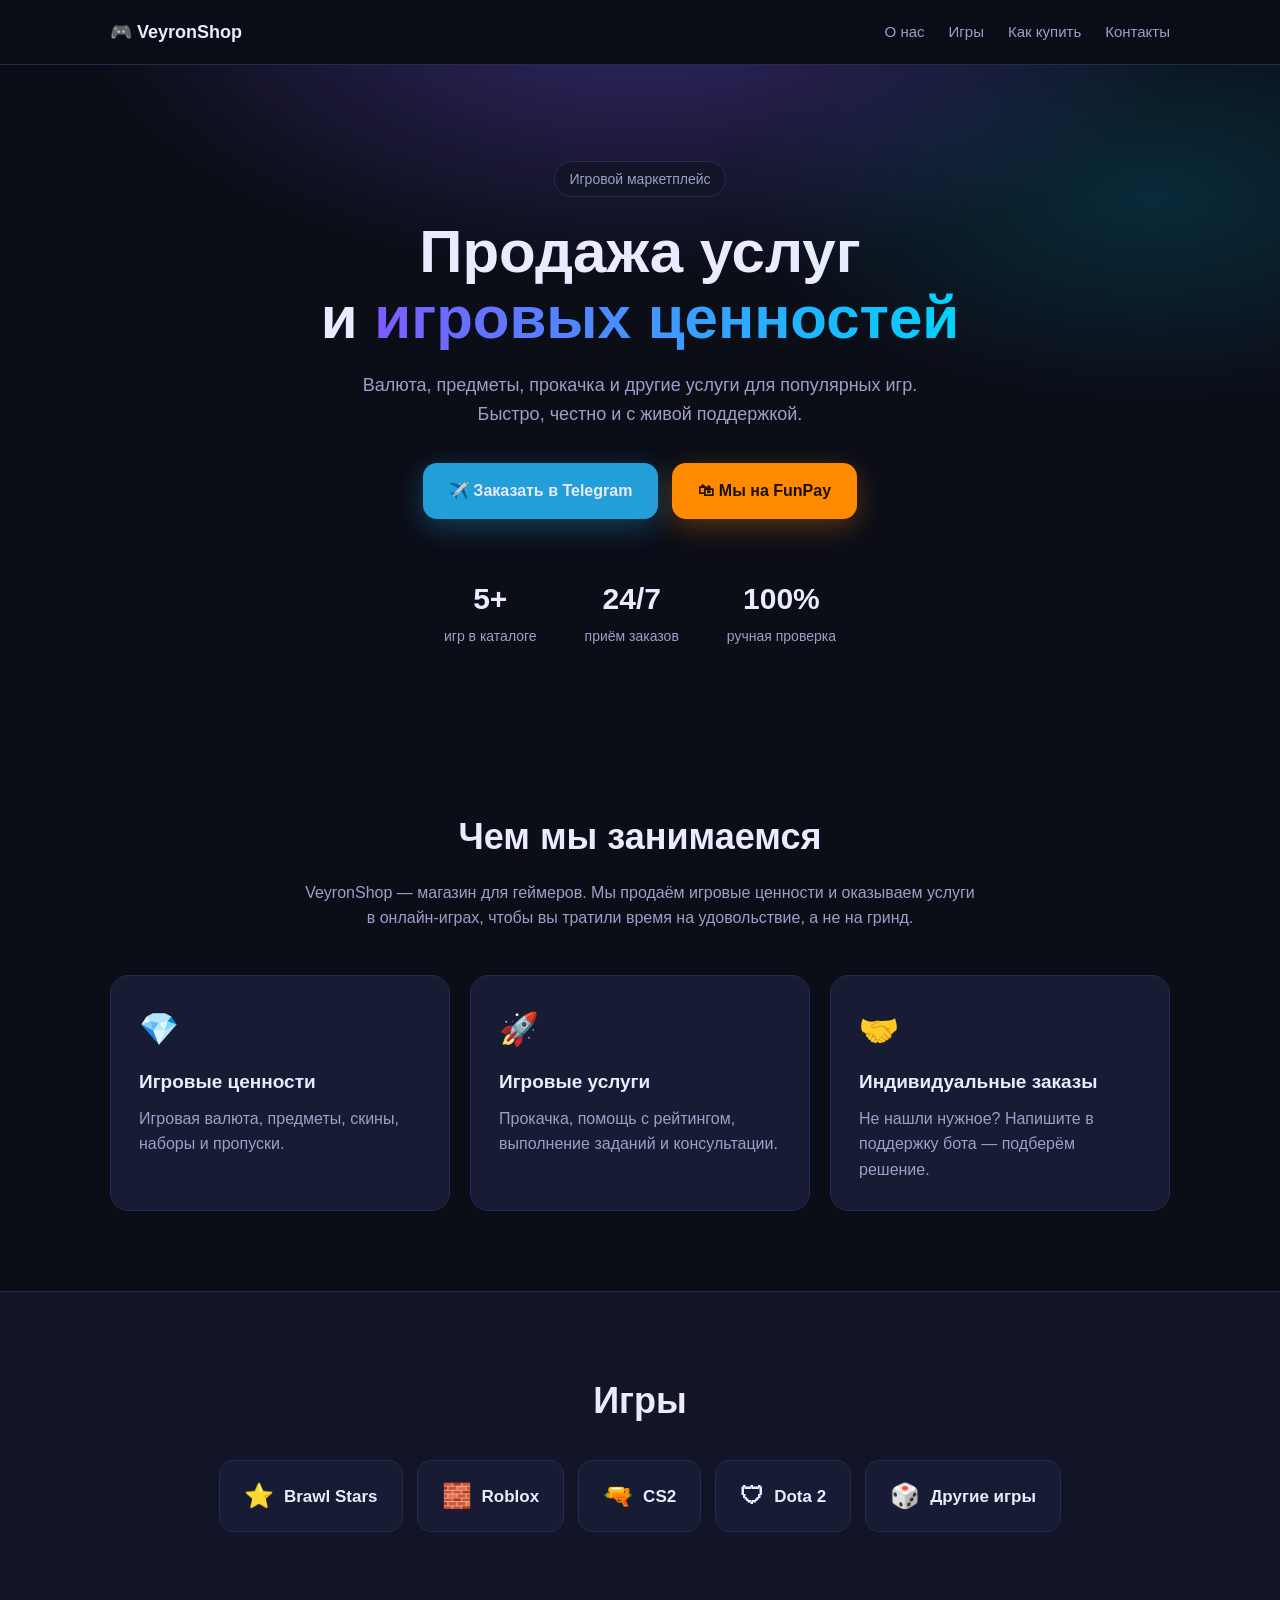
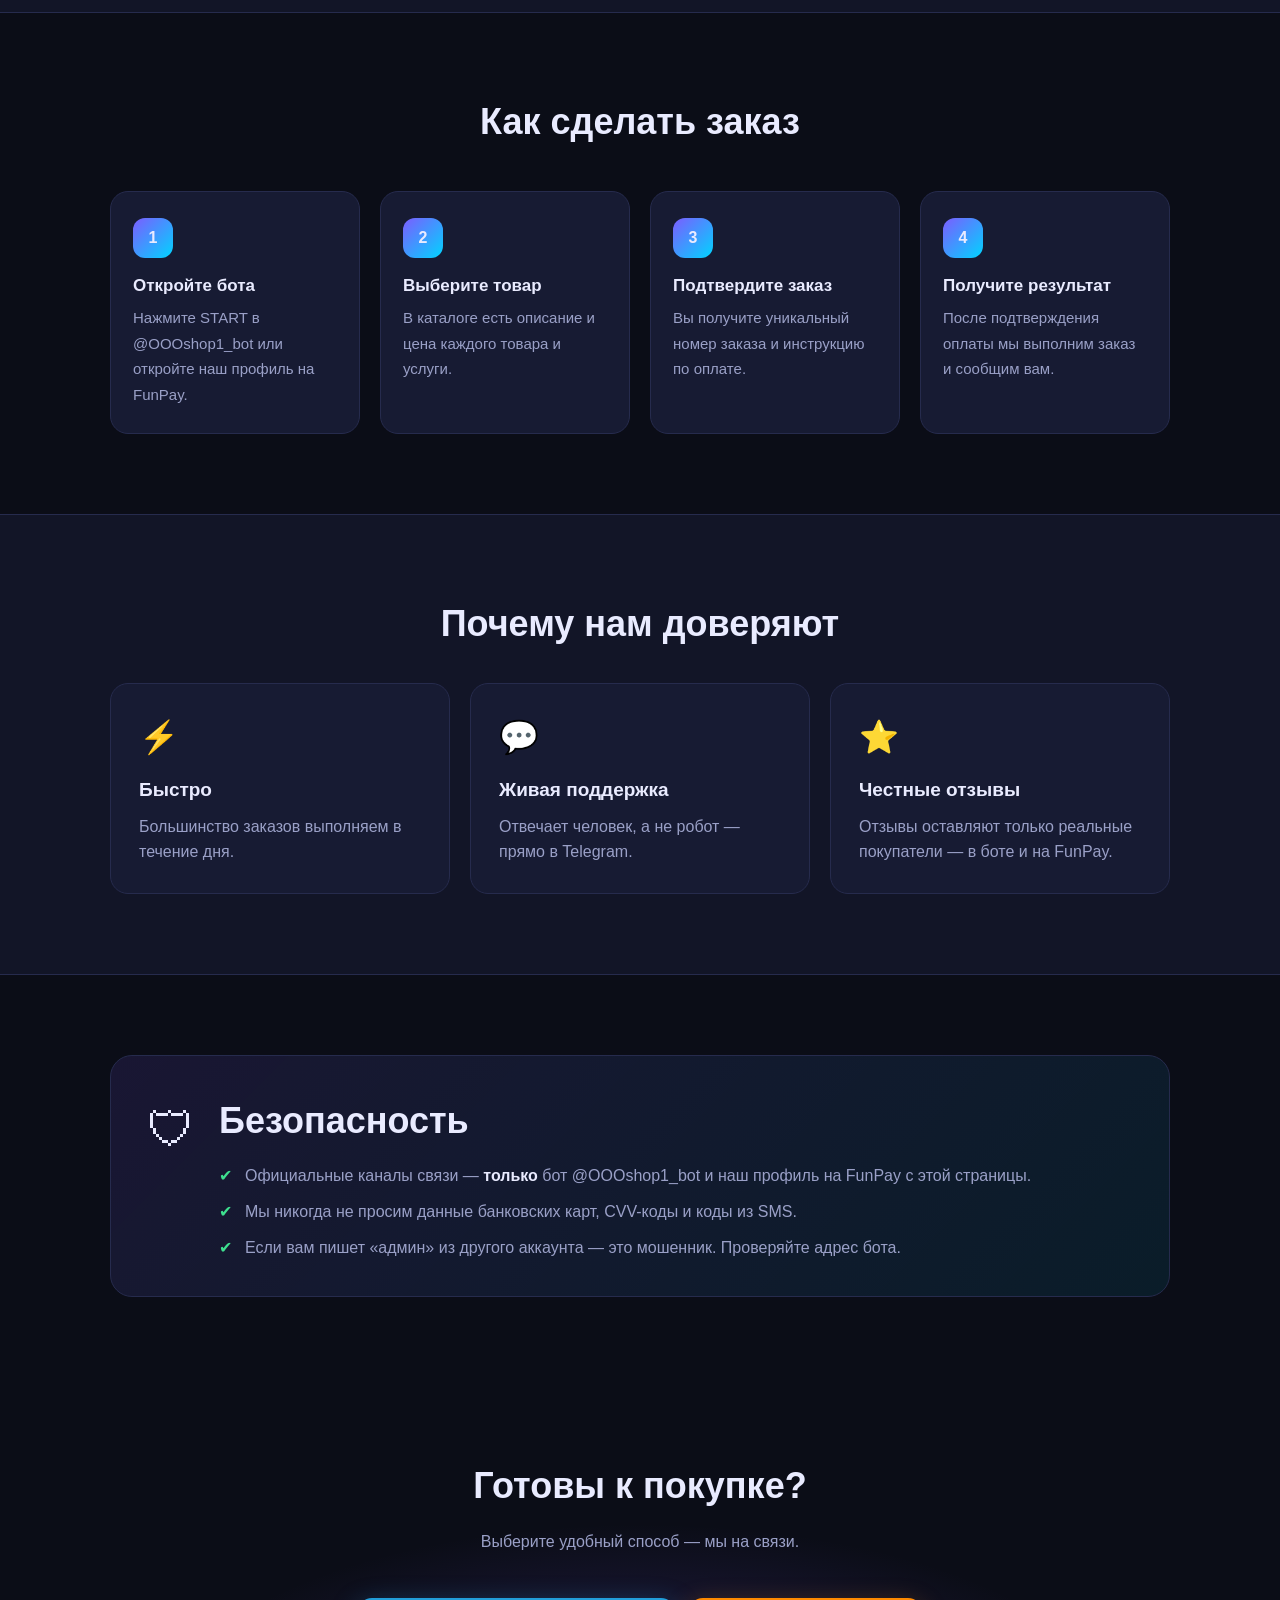
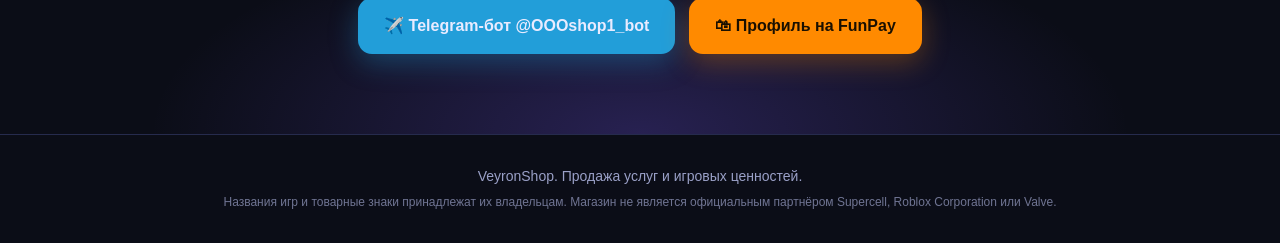
<file: index.html>
<!DOCTYPE html>
<html lang="ru">
<head>
  <meta charset="utf-8">
  <meta name="viewport" content="width=device-width, initial-scale=1">
  <meta http-equiv="Content-Security-Policy" content="default-src 'none'; style-src 'self'; img-src 'self' data:; font-src 'self'; base-uri 'none'; form-action 'none'; upgrade-insecure-requests">
  <meta name="referrer" content="strict-origin-when-cross-origin">
  <title>VeyronShop — продажа услуг и игровых ценностей</title>
  <meta name="description" content="VeyronShop — игровой маркетплейс: продажа услуг и игровых ценностей для Brawl Stars, Roblox, CS2, Dota 2 и других игр. Заказ через Telegram-бота или FunPay.">
  <meta property="og:title" content="VeyronShop 🎮">
  <meta property="og:description" content="Продажа услуг и игровых ценностей. Заказ в Telegram или на FunPay.">
  <meta property="og:type" content="website">
  <link rel="icon" href="favicon.svg" type="image/svg+xml">
  <link rel="stylesheet" href="style.css">
</head>
<body>

<header class="top">
  <div class="wrap top__in">
    <a class="logo" href="#">🎮 <span>VeyronShop</span></a>
    <nav class="nav">
      <a href="#about">О нас</a>
      <a href="#games">Игры</a>
      <a href="#how">Как купить</a>
      <a href="#contacts">Контакты</a>
    </nav>
  </div>
</header>

<main>
  <section class="hero">
    <div class="wrap">
      <p class="badge">Игровой маркетплейс</p>
      <h1>Продажа услуг<br>и <span class="grad">игровых ценностей</span></h1>
      <p class="lead">Валюта, предметы, прокачка и другие услуги для популярных игр. Быстро, честно и с живой поддержкой.</p>
      <div class="btns">
        <a class="btn btn--tg" href="https://t.me/OOOshop1_bot" target="_blank" rel="noopener noreferrer">✈️ Заказать в Telegram</a>
        <a class="btn btn--fp" href="https://funpay.com/users/12170072/" target="_blank" rel="noopener noreferrer">🛍 Мы на FunPay</a>
      </div>
      <ul class="stats">
        <li><b>5+</b><span>игр в каталоге</span></li>
        <li><b>24/7</b><span>приём заказов</span></li>
        <li><b>100%</b><span>ручная проверка</span></li>
      </ul>
    </div>
  </section>

  <section id="about" class="sec">
    <div class="wrap">
      <h2>Чем мы занимаемся</h2>
      <p class="sub">VeyronShop — магазин для геймеров. Мы продаём игровые ценности и оказываем услуги в онлайн-играх, чтобы вы тратили время на удовольствие, а не на гринд.</p>
      <div class="grid3">
        <article class="card">
          <div class="ic">💎</div>
          <h3>Игровые ценности</h3>
          <p>Игровая валюта, предметы, скины, наборы и пропуски.</p>
        </article>
        <article class="card">
          <div class="ic">🚀</div>
          <h3>Игровые услуги</h3>
          <p>Прокачка, помощь с рейтингом, выполнение заданий и консультации.</p>
        </article>
        <article class="card">
          <div class="ic">🤝</div>
          <h3>Индивидуальные заказы</h3>
          <p>Не нашли нужное? Напишите в поддержку бота — подберём решение.</p>
        </article>
      </div>
    </div>
  </section>

  <section id="games" class="sec sec--alt">
    <div class="wrap">
      <h2>Игры</h2>
      <div class="games">
        <div class="game"><span>⭐</span>Brawl Stars</div>
        <div class="game"><span>🧱</span>Roblox</div>
        <div class="game"><span>🔫</span>CS2</div>
        <div class="game"><span>🛡</span>Dota 2</div>
        <div class="game"><span>🎲</span>Другие игры</div>
      </div>
    </div>
  </section>

  <section id="how" class="sec">
    <div class="wrap">
      <h2>Как сделать заказ</h2>
      <ol class="steps">
        <li><b>Откройте бота</b><span>Нажмите START в @OOOshop1_bot или откройте наш профиль на FunPay.</span></li>
        <li><b>Выберите товар</b><span>В каталоге есть описание и цена каждого товара и услуги.</span></li>
        <li><b>Подтвердите заказ</b><span>Вы получите уникальный номер заказа и инструкцию по оплате.</span></li>
        <li><b>Получите результат</b><span>После подтверждения оплаты мы выполним заказ и сообщим вам.</span></li>
      </ol>
    </div>
  </section>

  <section class="sec sec--alt">
    <div class="wrap">
      <h2>Почему нам доверяют</h2>
      <div class="grid3">
        <article class="card"><div class="ic">⚡</div><h3>Быстро</h3><p>Большинство заказов выполняем в течение дня.</p></article>
        <article class="card"><div class="ic">💬</div><h3>Живая поддержка</h3><p>Отвечает человек, а не робот — прямо в Telegram.</p></article>
        <article class="card"><div class="ic">⭐</div><h3>Честные отзывы</h3><p>Отзывы оставляют только реальные покупатели — в боте и на FunPay.</p></article>
      </div>
    </div>
  </section>

  <section class="sec">
    <div class="wrap">
      <div class="safe">
        <div class="safe__ic">🛡</div>
        <div>
          <h2>Безопасность</h2>
          <ul>
            <li>Официальные каналы связи — <b>только</b> бот @OOOshop1_bot и наш профиль на FunPay с этой страницы.</li>
            <li>Мы никогда не просим данные банковских карт, CVV-коды и коды из SMS.</li>
            <li>Если вам пишет «админ» из другого аккаунта — это мошенник. Проверяйте адрес бота.</li>
          </ul>
        </div>
      </div>
    </div>
  </section>

  <section id="contacts" class="sec cta">
    <div class="wrap">
      <h2>Готовы к покупке?</h2>
      <p class="sub">Выберите удобный способ — мы на связи.</p>
      <div class="btns btns--center">
        <a class="btn btn--tg" href="https://t.me/OOOshop1_bot" target="_blank" rel="noopener noreferrer">✈️ Telegram-бот @OOOshop1_bot</a>
        <a class="btn btn--fp" href="https://funpay.com/users/12170072/" target="_blank" rel="noopener noreferrer">🛍 Профиль на FunPay</a>
      </div>
    </div>
  </section>
</main>

<footer class="foot">
  <div class="wrap">
    <p>VeyronShop. Продажа услуг и игровых ценностей.</p>
    <p class="small">Названия игр и товарные знаки принадлежат их владельцам. Магазин не является официальным партнёром Supercell, Roblox Corporation или Valve.</p>
  </div>
</footer>

</body>
</html>
</file>
<file: style.css>
:root{--bg:#0b0d17;--bg2:#121527;--card:#171b33;--line:#262b4d;--txt:#e9ebff;--mut:#9aa0c7;--a:#7c5cff;--b:#00d4ff;--tg:#229ed9;--fp:#ff8a00}
*{box-sizing:border-box;margin:0;padding:0}
html{scroll-behavior:smooth}
body{font-family:"Segoe UI",Roboto,Arial,sans-serif;background:var(--bg);color:var(--txt);line-height:1.6}
a{color:inherit;text-decoration:none}
.wrap{max-width:1100px;margin:0 auto;padding:0 20px}

.top{position:sticky;top:0;z-index:10;background:rgba(11,13,23,.85);backdrop-filter:blur(10px);border-bottom:1px solid var(--line)}
.top__in{display:flex;align-items:center;justify-content:space-between;height:64px}
.logo{font-weight:800;font-size:18px}
.nav{display:flex;gap:24px}
.nav a{color:var(--mut);font-size:15px;transition:color .2s}
.nav a:hover{color:var(--txt)}

.hero{padding:96px 0 80px;text-align:center;background:radial-gradient(800px 400px at 50% -10%,rgba(124,92,255,.35),transparent 70%),radial-gradient(600px 300px at 90% 20%,rgba(0,212,255,.15),transparent 70%)}
.badge{display:inline-block;padding:6px 14px;border:1px solid var(--line);border-radius:999px;color:var(--mut);font-size:14px;margin-bottom:22px;background:var(--bg2)}
h1{font-size:clamp(34px,6vw,60px);line-height:1.1;font-weight:800;margin-bottom:20px}
.grad{background:linear-gradient(90deg,var(--a),var(--b));-webkit-background-clip:text;background-clip:text;color:transparent}
.lead{max-width:620px;margin:0 auto 34px;color:var(--mut);font-size:18px}

.btns{display:flex;gap:14px;justify-content:center;flex-wrap:wrap}
.btn{display:inline-flex;align-items:center;gap:8px;padding:15px 26px;border-radius:14px;font-weight:700;font-size:16px;transition:transform .15s,box-shadow .2s}
.btn:hover{transform:translateY(-2px)}
.btn--tg{background:var(--tg);box-shadow:0 8px 28px rgba(34,158,217,.35)}
.btn--fp{background:var(--fp);color:#1a1000;box-shadow:0 8px 28px rgba(255,138,0,.3)}

.stats{list-style:none;display:flex;justify-content:center;gap:48px;margin-top:56px;flex-wrap:wrap}
.stats b{display:block;font-size:30px}
.stats span{color:var(--mut);font-size:14px}

.sec{padding:80px 0}
.sec--alt{background:var(--bg2);border-top:1px solid var(--line);border-bottom:1px solid var(--line)}
h2{font-size:clamp(26px,4vw,36px);text-align:center;margin-bottom:14px}
.sub{max-width:680px;margin:0 auto 44px;text-align:center;color:var(--mut)}

.grid3{display:grid;grid-template-columns:repeat(3,1fr);gap:20px;margin-top:30px}
.card{background:var(--card);border:1px solid var(--line);border-radius:18px;padding:28px;transition:border-color .2s,transform .2s}
.card:hover{border-color:var(--a);transform:translateY(-3px)}
.ic{font-size:32px;margin-bottom:12px}
.card h3{font-size:19px;margin-bottom:8px}
.card p{color:var(--mut)}

.games{display:flex;flex-wrap:wrap;justify-content:center;gap:14px;margin-top:30px}
.game{display:flex;align-items:center;gap:10px;padding:16px 24px;background:var(--card);border:1px solid var(--line);border-radius:14px;font-weight:700;font-size:17px}
.game span{font-size:24px}

.steps{list-style:none;counter-reset:s;display:grid;grid-template-columns:repeat(4,1fr);gap:20px;margin-top:40px}
.steps li{counter-increment:s;background:var(--card);border:1px solid var(--line);border-radius:18px;padding:26px 22px}
.steps li::before{content:counter(s);display:grid;place-items:center;width:40px;height:40px;border-radius:12px;background:linear-gradient(135deg,var(--a),var(--b));font-weight:800;margin-bottom:14px}
.steps b{display:block;font-size:17px;margin-bottom:6px}
.steps span{color:var(--mut);font-size:15px}

.safe{display:flex;gap:24px;align-items:flex-start;background:linear-gradient(135deg,rgba(124,92,255,.12),rgba(0,212,255,.08));border:1px solid var(--line);border-radius:22px;padding:36px}
.safe__ic{font-size:48px}
.safe h2{text-align:left}
.safe ul{list-style:none;display:grid;gap:10px}
.safe li{padding-left:26px;position:relative;color:var(--mut)}
.safe li::before{content:"✔";position:absolute;left:0;color:#3ee08f}
.safe b{color:var(--txt)}

.cta{text-align:center;background:radial-gradient(700px 300px at 50% 100%,rgba(124,92,255,.25),transparent 70%)}
.btns--center{margin-top:10px}

.foot{border-top:1px solid var(--line);padding:30px 0;text-align:center;color:var(--mut);font-size:14px}
.small{font-size:12px;margin-top:6px;opacity:.7}

@media (max-width:860px){.grid3{grid-template-columns:1fr}.steps{grid-template-columns:1fr 1fr}.nav{display:none}}
@media (max-width:520px){.steps{grid-template-columns:1fr}.safe{flex-direction:column}.hero{padding:70px 0 60px}.btn{width:100%;justify-content:center}}
</file>
